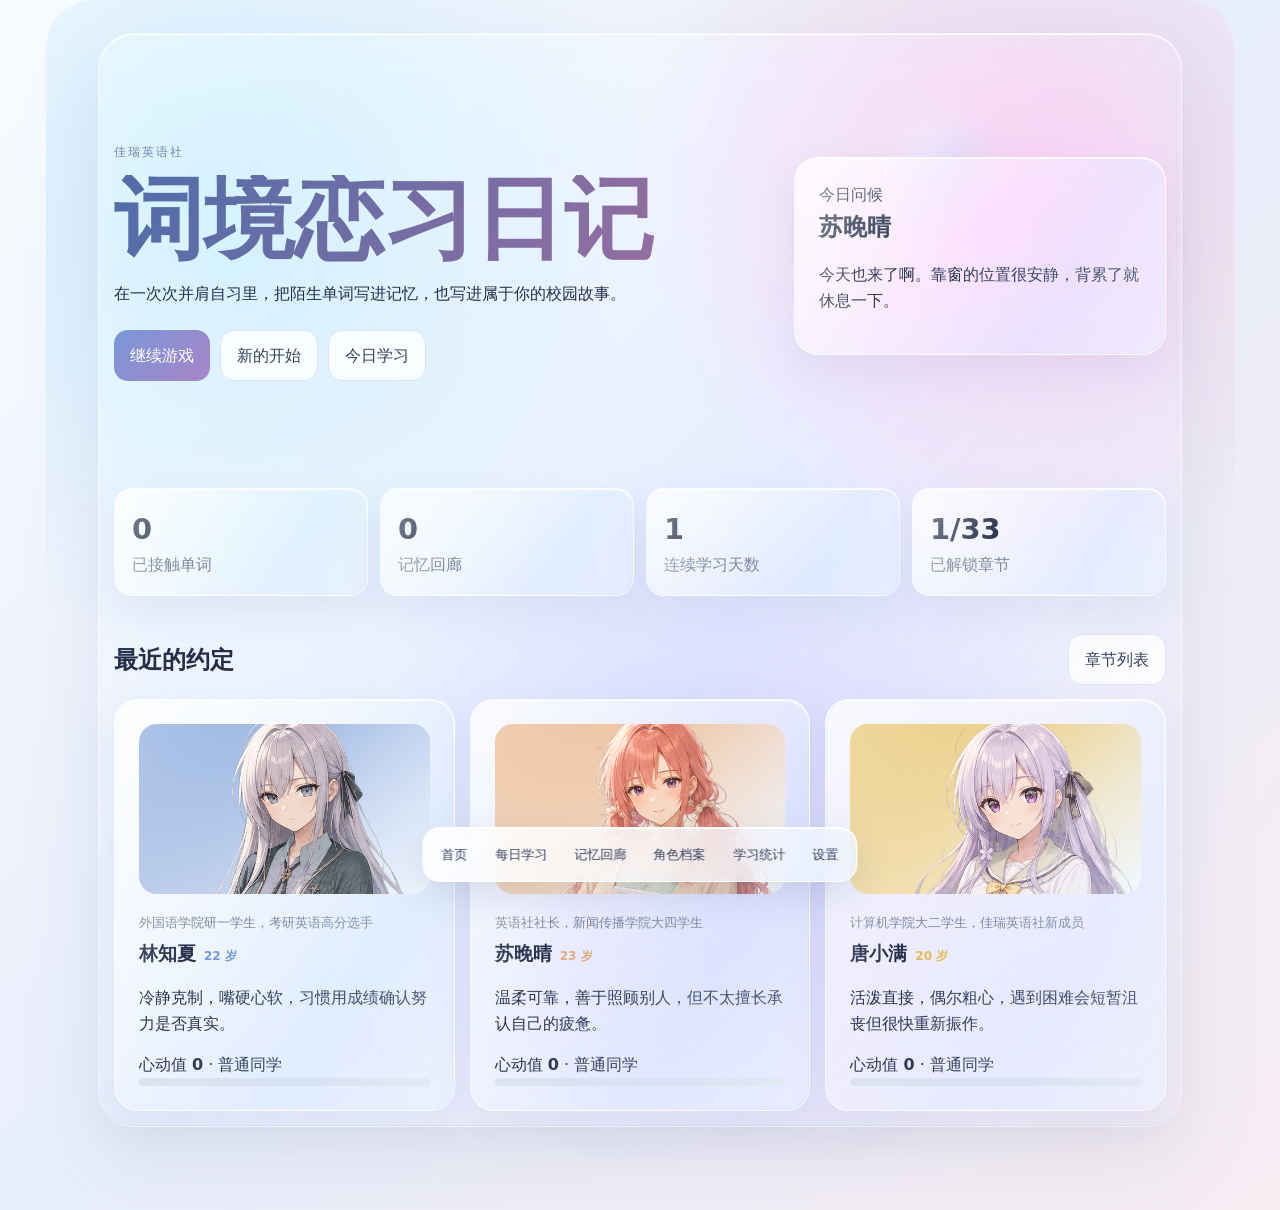
<file: index.html>
<!doctype html>
<html lang="zh-CN">
<head>
  <meta charset="UTF-8">
  <meta name="viewport" content="width=device-width, initial-scale=1.0">
  <meta name="theme-color" content="#e8eefb">
  <title>词境恋习日记</title>
  <link rel="stylesheet" href="styles/app.css?v=25">
</head>
<body>
  <div id="app"></div>
  <script src="data/generated-data.js?v=6"></script>
  <script src="data/avalanche-words.js?v=1"></script>
  <script src="src/app.js?v=26"></script>
</body>
</html>
</file>
<file: styles/app.css>
﻿:root{font-family:"Microsoft YaHei","PingFang SC",system-ui,sans-serif;color:#24304a;background:#edf2fb;line-height:1.6}
*{box-sizing:border-box}
body{margin:0;min-height:100vh;background:linear-gradient(135deg,#f8fbff,#e8eefb 50%,#f7ecf2)}
button,select,input{font:inherit}
button{cursor:pointer;border:1px solid #dce4f2;background:#ffffffcc;color:#35415d;padding:.72rem 1rem;border-radius:14px;transition:.2s}
button:hover{transform:translateY(-2px);box-shadow:0 8px 20px #7b8ba522}
.primary{background:linear-gradient(135deg,#7897d8,#a885c7);color:#fff;border:0}
.danger{color:#b94c61}
.shell{max-width:1100px;margin:auto;padding:5vh 20px 95px}
.hero{min-height:46vh;display:grid;grid-template-columns:1.4fr .8fr;gap:30px;align-items:center}
.home-glass{position:relative;isolation:isolate;padding:4px}
.home-glass:before{content:"";position:absolute;z-index:-2;inset:-5vh -5vw;border-radius:48px;background:radial-gradient(circle at 14% 18%,#b9e5ff99,transparent 31%),radial-gradient(circle at 82% 16%,#f7badb8c,transparent 28%),radial-gradient(circle at 58% 72%,#b8b4ff70,transparent 34%)}
.home-glass:after{content:"";position:absolute;z-index:-1;inset:-12px;border:1px solid #ffffff88;border-radius:36px;background:linear-gradient(135deg,#ffffff4f,#ffffff16 48%,#d9e6ff30);box-shadow:inset 0 1px 0 #fff,inset 0 -1px 0 #bed0f155,0 30px 80px #7184aa20;backdrop-filter:blur(22px) saturate(145%);-webkit-backdrop-filter:blur(22px) saturate(145%)}
.glass-orb{position:absolute;z-index:-1;border-radius:50%;filter:blur(1px);opacity:.75;box-shadow:inset 12px 14px 24px #ffffffaa,inset -10px -12px 22px #7897c955,0 15px 30px #778bad28}
.orb-one{right:18%;top:7%;width:78px;height:78px;background:linear-gradient(145deg,#fefeffcc,#a5c8ff85)}
.orb-two{left:46%;bottom:20%;width:42px;height:42px;background:linear-gradient(145deg,#fff8ffcc,#efb6dc88)}
.eyebrow{font-size:.76rem;letter-spacing:.16em;color:#7382a4}
.hero h1,header h1,.result h1{font-size:clamp(2.5rem,7vw,5.8rem);line-height:1;margin:.25rem 0;background:linear-gradient(120deg,#506da9,#a06e9f);background-clip:text;color:transparent}
.hero-card,.panel,.character-card,.dialogue,.choice section,.challenge,.result,.word-list article{background:#ffffffb8;border:1px solid #ffffffcc;backdrop-filter:blur(18px);-webkit-backdrop-filter:blur(18px);box-shadow:0 18px 45px #8391b21e;border-radius:24px;padding:24px}
.home-glass .hero-card,.home-glass .dashboard article,.home-glass .character-card{position:relative;border:1px solid #ffffffb5;background:linear-gradient(135deg,#ffffff9e,#ffffff52 55%,#dae9ff62);box-shadow:inset 0 1px 0 #fff,0 16px 40px #7e90b322;backdrop-filter:blur(22px) saturate(145%);-webkit-backdrop-filter:blur(22px) saturate(145%)}
.home-glass .hero-card:before,.home-glass .dashboard article:before,.home-glass .character-card:before{content:"";position:absolute;inset:1px;border-radius:inherit;pointer-events:none;background:linear-gradient(120deg,#ffffff80,transparent 38%,#bddbff30 70%,#ffffff40)}
.hero-card strong{display:block;font-size:1.5rem}
.actions{display:flex;gap:10px;flex-wrap:wrap;margin-top:24px}
.dashboard{display:grid;grid-template-columns:repeat(4,1fr);gap:12px;margin:25px 0}
.dashboard article{background:#ffffffa6;padding:17px;border-radius:18px}
.dashboard b{display:block;font-size:1.8rem}
.dashboard span,.character-card small,.word-list small{color:#7b859c}
.section-title,.story-top{display:flex;justify-content:space-between;align-items:center}
.cards{display:grid;grid-template-columns:repeat(3,1fr);gap:15px}
.character-card{position:relative;overflow:hidden}
.portrait{height:170px;border-radius:18px;background:linear-gradient(140deg,var(--accent),#fff);overflow:hidden;margin-bottom:15px}
.portrait img{width:100%;height:100%;object-fit:cover;object-position:center 16%}
.portrait span,.sprite div{font-size:4rem;color:#ffffffc7}
.character-card h3{margin:.3rem 0}
.character-card em{font-size:.75rem;font-style:normal;margin-left:8px;color:var(--accent)}
.meter{height:8px;border-radius:8px;background:#dde4ef;overflow:hidden}
.meter i{display:block;height:100%;background:linear-gradient(90deg,#87a3dc,#e89baa)}
.meta{font-size:.85rem}
.mystery-archive{margin-top:28px}
.mystery-badge{padding:5px 12px;border:1px solid #e7c65d88;border-radius:999px;background:#fff5c9;color:#8a6821;font-size:.78rem}
.banana-profile{display:grid;grid-template-columns:190px 1fr;gap:20px;padding:20px;border:1px solid #f2d979aa;border-radius:24px;background:linear-gradient(135deg,#fff9e2e8,#ffffffc4 56%,#eee5ffcc);box-shadow:0 18px 45px #8a795b24}
.banana-profile-image{height:170px;overflow:hidden;border-radius:18px;background:#17131b}
.banana-profile-image img{width:100%;height:100%;object-fit:cover}
.banana-profile small{color:#9a7730}
.banana-profile h3{margin:.3rem 0;font-size:1.45rem}
.banana-profile em{margin-left:8px;color:#9a7730;font-size:.76rem;font-style:normal}
.banana-meter i{background:linear-gradient(90deg,#f1ca4f,#ee8457)}
.special-memory{margin-top:32px;padding:24px;border:1px solid #ffffffcc;border-radius:28px;background:linear-gradient(135deg,#ffffffb8,#f3f0ff9c);box-shadow:0 18px 45px #8391b21e}
.special-memory h2{margin:.1rem 0}
.event-group{margin-top:22px}
.event-group h3{margin:0 0 10px}
.event-group h3 small{margin-left:5px;color:#8c96aa;font-weight:400}
.event-list{display:grid;grid-template-columns:repeat(3,1fr);gap:10px}
.event-card{display:grid;gap:4px;min-height:126px;padding:15px;text-align:left;border:1px solid #ffffffdd;border-radius:17px;background:#ffffffa8}
.event-card span,.event-card small{color:#7c879c;font-size:.82rem}
.event-card.unlocked{background:linear-gradient(135deg,#ffffffdd,#f1eaffcc);box-shadow:0 10px 24px #8291af18}
.locked-event{opacity:.62;filter:grayscale(.25)}
.event-unlock{margin:18px 0;padding:17px;border:1px solid #e7cbff;border-radius:18px;background:linear-gradient(135deg,#fff,#f3e9ff)}
.event-unlock h2{margin:.2rem 0;color:#7d629c}
.special-story .dialogue{border-color:#eadfff}
.chapter-grid,.word-list{display:grid;grid-template-columns:repeat(3,1fr);gap:12px}
.chapter{text-align:left;display:grid;gap:3px}
.chapter b{color:#91a2c7}
.locked{opacity:.45}
.story,.choice,.interaction{height:100vh;padding:20px;background-size:cover;background-position:center;position:relative;overflow:hidden}
.story:before,.choice:before,.interaction:before{content:"";position:absolute;inset:0;background:linear-gradient(#879fd622,#20325566)}
.story-top{position:relative;z-index:2;color:#fff}
.sprite{position:absolute;right:8%;bottom:15%;width:min(34vw,380px);height:min(74vh,700px);overflow:hidden;filter:drop-shadow(0 18px 22px #26375b33)}
.sprite img{width:100%;height:100%;object-fit:contain;object-position:center bottom}
.sprite span{position:absolute;right:12px;bottom:10px;color:#fff;background:#27334b88;border-radius:999px;padding:2px 10px;font-size:.72rem}
.sprite img{transition:transform .35s ease,filter .35s ease}
.sprite.lin{--accent:#7197d6}
.sprite.su{--accent:#e6a978}
.sprite.tang{--accent:#e3ba55}
.dialogue{position:absolute;z-index:3;bottom:4vh;left:7%;right:7%;min-height:150px}
.dialogue b{color:#6b78a0}
.dialogue small{position:absolute;right:18px;bottom:12px;color:#9aa3b4}
.choice{display:grid;place-items:center}
.choice section{position:relative;width:min(580px,95%);display:grid;gap:12px}
.choice button{text-align:left}
.challenge,.result{max-width:720px;margin:10vh auto}
.challenge h2{min-height:90px}
.interaction-top{position:relative;z-index:2;display:flex;justify-content:space-between;color:#fff;padding:4px 8px;text-shadow:0 2px 12px #253556}
.interaction-box{position:absolute;z-index:3;left:6%;bottom:4vh;width:min(760px,63vw);max-height:84vh;overflow:auto;padding:24px;background:#ffffffe6;border:1px solid #ffffffdd;border-radius:24px;box-shadow:0 18px 45px #27355038;backdrop-filter:blur(16px)}
.interaction-box h2{margin:.35rem 0 16px;font-size:1.2rem;font-weight:500;line-height:1.8}
.speaker{margin:0;color:#7a6ca0;font-weight:700}
.interaction-sprite{right:5%;bottom:0;height:86vh;width:min(38vw,460px)}
.options{display:grid;gap:10px}
.options button{text-align:left}
.right,.wrong{margin-top:18px;padding:16px;border-radius:16px}
.right{background:#e2f6ed}
.wrong{background:#fde8eb}
.right button,.wrong button{display:block;margin-top:12px}
.word-note{display:grid;gap:3px;margin-top:12px;padding:12px 14px;border-radius:14px;background:#ffffffa8}
.word-note b{font-size:1.25rem;color:#586ea3}
.word-note small{color:#7c879c}
.heartbeat{color:#c66c82;font-size:.9rem;font-weight:700}
.floating-hearts{position:absolute;z-index:4;top:2%;left:50%;width:150px;height:110px;pointer-events:none;transform:translateX(-50%)}
.floating-hearts i{position:absolute;color:#f06b83;font-size:2rem;font-style:normal;text-shadow:0 4px 12px #c4486b55;animation:heart-pop 1.1s ease-in-out infinite}
.floating-hearts i:nth-child(1){left:12px;top:42px;animation-delay:.05s}
.floating-hearts i:nth-child(2){left:60px;top:8px;font-size:2.6rem;animation-delay:.2s}
.floating-hearts i:nth-child(3){right:8px;top:48px;font-size:1.7rem;animation-delay:.38s}
@keyframes heart-pop{0%,100%{transform:translateY(6px) scale(.86);opacity:.72}50%{transform:translateY(-8px) scale(1.12);opacity:1}}
.settings{display:grid;gap:18px;max-width:650px}
.settings label{display:grid;gap:7px}
.empty{padding:40px;text-align:center;color:#7b859c}
nav{position:fixed;z-index:9;left:50%;bottom:18px;transform:translateX(-50%);display:flex;gap:5px;padding:7px;background:linear-gradient(135deg,#ffffffe8,#ecf4ffb8);border:1px solid #ffffffef;border-radius:18px;backdrop-filter:blur(20px) saturate(150%);-webkit-backdrop-filter:blur(20px) saturate(150%);box-shadow:inset 0 1px 0 #fff,0 12px 35px #60708b30}
nav button{padding:.55rem .7rem;border:0;background:transparent;font-size:.82rem}
#toast{position:fixed;z-index:20;left:50%;top:20px;transform:translate(-50%,-20px);opacity:0;transition:.2s;background:#34415dcc;color:#fff;padding:8px 16px;border-radius:20px}
#toast.show{opacity:1;transform:translate(-50%,0)}
body[data-theme=dark]{filter:invert(.87) hue-rotate(175deg);background:#162038}
body[data-theme=dark] .story,body[data-theme=dark] .choice{filter:invert(1) hue-rotate(185deg)}
.bg-gate{background-image:url("../assets/backgrounds/gate.jpg"),linear-gradient(#b8d2ed,#f0c9c9)}
.bg-library{background-image:url("../assets/backgrounds/library.jpg"),linear-gradient(120deg,#a88369,#dfc4a2)}
.bg-study{background-image:url("../assets/backgrounds/study.jpg"),linear-gradient(120deg,#8aa2bd,#efd8bb)}
.bg-club{background-image:url("../assets/backgrounds/club.jpg"),linear-gradient(120deg,#e6bd9a,#9db7cc)}
.bg-cafe{background-image:url("../assets/backgrounds/cafe.jpg"),linear-gradient(120deg,#b0806d,#ead0b4)}
.bg-field{background-image:url("../assets/backgrounds/field.jpg"),linear-gradient(#f6ad7b,#7d8eb8)}
.bg-rain{background-image:url("../assets/backgrounds/rain.jpg"),linear-gradient(#7694aa,#b5bdc5)}
.bg-night{background-image:url("../assets/backgrounds/night.jpg"),linear-gradient(#26375b,#705b86)}
.bg-exam{background-image:url("../assets/backgrounds/exam.jpg"),linear-gradient(#d7d9d4,#afbdc9)}
.bg-ending{background-image:url("../assets/backgrounds/ending.jpg"),linear-gradient(#f3b7be,#c0c8ef)}
.banana-event,.banana-takeover{position:fixed;z-index:30;inset:0;display:grid;place-items:center;padding:20px;background:radial-gradient(circle,#453055,#14111d 70%);color:#fff}
.banana-card{width:min(620px,94vw);padding:22px;text-align:center;border:1px solid #ffffff55;border-radius:24px;background:#201827e8;box-shadow:0 24px 80px #0008}
.banana-card img{width:190px;height:150px;object-fit:cover;border-radius:20px;box-shadow:0 12px 30px #0008}
.banana-card h1,.banana-takeover h1{margin:.3rem 0;font-size:clamp(2rem,6vw,4rem);color:#ffd85c}
.banana-card .options{margin:18px 0}
.banana-takeover{padding:0;overflow:hidden;text-align:center;background:#08070b}
.banana-takeover img{position:absolute;inset:0;width:100%;height:100%;object-fit:cover;filter:saturate(1.2) contrast(1.1);opacity:.92}
.banana-takeover div{position:relative;z-index:2;max-width:680px;padding:24px;border-radius:22px;background:#130f18cc;box-shadow:0 18px 60px #0009}
.banana-takeover b{display:block;font-size:5rem;color:#ffd85c}
.banana-confession img{animation:banana-pulse .72s ease-in-out infinite alternate}
@keyframes banana-pulse{from{transform:scale(1)}to{transform:scale(1.08)}}
.avalanche-profile{margin-top:14px;border-color:#94d8f0aa;background:linear-gradient(135deg,#eafaff,#ffffffc4 56%,#dfe8ffcc)}
.avalanche-profile small,.avalanche-profile em{color:#28759a}
.avalanche-archive{margin-top:30px;padding:18px;border:1px solid #bdeeff;border-radius:26px;background:linear-gradient(135deg,#ecfbffcc,#eef2ffbb);box-shadow:0 16px 38px #6eacc526}
.avalanche-badge{border-color:#8bd5f088;background:#e5faff;color:#28759a}
.avalanche-meter i{background:linear-gradient(90deg,#69d7ea,#4ab35d)}
.avalanche-intro,.avalanche-result{position:fixed;z-index:32;inset:0;display:grid;place-items:center;overflow:hidden;padding:20px;text-align:center;color:#fff;background:linear-gradient(#56c7f2,#b8edff 63%,#78bd4e 64%)}
.falling-teacher{position:absolute;top:7%;width:min(270px,52vw);animation:teacher-drop .8s cubic-bezier(.2,.9,.35,1.2)}
.falling-teacher img,.avalanche-result img{width:100%;border:7px solid #fff;border-radius:50%;box-shadow:0 12px 0 #27749b,0 18px 28px #18506d66}
.avalanche-intro-copy,.avalanche-result div{position:relative;z-index:2;width:min(650px,94vw);padding:22px;border:4px solid #fff;border-radius:24px;background:#14577ce6;box-shadow:0 10px 0 #093954}
.avalanche-intro-copy h1,.avalanche-result h1{margin:.3rem 0;color:#fff05e;text-shadow:3px 3px #9e5324}
@keyframes teacher-drop{from{transform:translateY(-150vh) rotate(-16deg)}to{transform:translateY(0) rotate(0)}}
.avalanche-race{position:fixed;z-index:32;inset:0;overflow:auto;padding:14px;background:#79d6fa;color:#183a5a;font-family:"Microsoft YaHei",sans-serif}
.race-hud{display:flex;justify-content:space-between;gap:10px;padding:10px 14px;border:3px solid #fff;border-radius:14px;background:#ffffffd8;box-shadow:0 5px 0 #3f9cca}
.pixel-track{position:relative;height:52vh;min-height:300px;margin:13px 0;overflow:hidden;border:4px solid #fff;border-radius:18px;background:linear-gradient(#65cbf6 0 68%,#a0d85b 68% 77%,#bf7c3b 77%);box-shadow:0 6px 0 #3185a9}
.pixel-ground{position:absolute;right:0;bottom:0;left:0;height:23%;background:repeating-linear-gradient(90deg,#c67c3b 0 34px,#e2a151 34px 38px),repeating-linear-gradient(#ca813d 0 26px,#8b542e 26px 30px)}
.pixel-cloud{position:absolute;width:82px;height:30px;border-radius:22px;background:#fff;box-shadow:20px -16px #fff,45px 0 #fff}
.cloud-a{top:17%;left:14%}.cloud-b{top:28%;right:19%;transform:scale(.8)}
.track-finish{position:absolute;z-index:2;right:3%;bottom:23%;height:58%;padding:7px 4px;background:repeating-linear-gradient(#fff 0 12px,#222 12px 24px);color:#d83b39;font-weight:800;writing-mode:vertical-rl}
.runner{position:absolute;z-index:5;display:grid;justify-items:center;bottom:25%;width:82px;transition:left .28s ease}
.runner b{padding:2px 6px;border-radius:7px;background:#fff;color:#243c58;font-size:.72rem;white-space:nowrap}
.runner img,.student-avatar{width:68px;height:68px;border:4px solid #fff;border-radius:50%;object-fit:cover;box-shadow:0 5px 0 #39667a}
.teacher-runner{bottom:45%}.player-runner{bottom:25%}
.runner-speech{position:absolute;display:none;right:-76px;top:-42px;width:150px;padding:5px;border:2px solid #805327;border-radius:9px;background:#fff4a6;color:#68411f;font-size:.7rem;font-weight:700}
.runner-speech.show{display:block}
.student-avatar{position:relative;overflow:hidden;background:#f7caa4}
.student-avatar:before{content:"";position:absolute;top:-7px;left:9px;width:50px;height:29px;border-radius:55% 58% 34% 40%;background:#273e62}
.student-avatar i,.student-avatar span{position:absolute;bottom:0;width:100%;height:35px;background:#fff}
.student-avatar span{left:18px;bottom:20px;width:32px;height:10px;border-radius:8px;background:#4a72ae}
.race-question{padding:14px;border:4px solid #fff;border-radius:18px;background:#ffffffed;box-shadow:0 6px 0 #3f9cca}
.race-question p{margin:0 0 9px;font-size:1.1rem}
.race-question .options{grid-template-columns:repeat(2,1fr)}
.avalanche-result img{width:160px}
.sprite-gift{background:radial-gradient(circle at 50% 30%,#c9fbff,#65d5ec 58%,#47ae70)}
.sprite-bottle{position:relative;display:grid;justify-items:center;gap:3px;width:150px;margin:15px auto;padding:12px;border:3px solid #fff;border-radius:18px;background:#e8ffffd9;color:#1b8063;box-shadow:0 7px 0 #277e6b}
.sprite-bottle i{display:block;width:48px;height:112px;border:4px solid #e9ffff;border-radius:14px 14px 18px 18px;background:linear-gradient(100deg,#57db8a,#159e59 60%,#0b7748);box-shadow:inset 8px 0 #ffffff55,0 0 20px #b8ffff}
.sprite-bottle i:before{content:"";display:block;width:28px;height:14px;margin:-14px auto 0;border-radius:5px 5px 0 0;background:#2f8c64}
.sprite-bottle i:after{content:"雪碧";display:block;margin-top:35px;color:#fff;font-weight:800;transform:rotate(-12deg)}
.sprite-bottle span{font-size:.76rem}
.jie-archive{margin-top:30px;padding:18px;border:1px solid #d9b5ff;border-radius:26px;background:linear-gradient(135deg,#f8eeffdd,#e7e4ffcc);box-shadow:0 16px 38px #785ca526}
.jie-profile{border-color:#c99be9aa;background:linear-gradient(135deg,#f8edff,#ffffffc4 56%,#e5d7ffcc)}
.jie-profile small,.jie-profile em{color:#7d4c9c}
.jie-badge{border-color:#cda4ec88;background:#f7e9ff;color:#7d4c9c}
.jie-space{position:fixed;z-index:34;inset:0;display:grid;place-items:center;overflow:auto;padding:20px;color:#fff;background:radial-gradient(circle at center,#5d2882,#211535 52%,#090612)}
.jie-space:before,.jie-space:after{content:"";position:absolute;width:72vmax;height:72vmax;border:3px solid #b969ff66;border-radius:50%;animation:portal-spin 10s linear infinite}
.jie-space:after{width:45vmax;height:45vmax;border-color:#7cdfff55;animation-direction:reverse;animation-duration:7s}
.jie-portal{position:absolute;width:28vmax;height:28vmax;border-radius:50%;background:radial-gradient(circle,#a7e9ff77,#b15cff44 40%,transparent 68%);filter:blur(8px)}
.jie-card{position:relative;z-index:2;width:min(660px,94vw);padding:22px;text-align:center;border:2px solid #e5c6ffcc;border-radius:24px;background:#1e102fe8;box-shadow:0 24px 90px #0009}
.jie-card img{width:190px;height:145px;object-fit:cover;border:4px solid #ffffffdd;border-radius:18px;box-shadow:0 12px 28px #0008}
.jie-card h1{margin:.35rem 0;color:#fff080;font-size:clamp(2rem,7vw,4.8rem);line-height:1.08;text-shadow:3px 3px #6e387c}
.jie-card .options{margin-top:16px}
.jie-result .jie-card h1{font-size:clamp(1.8rem,5vw,3.5rem)}
@keyframes portal-spin{from{transform:rotate(0) scale(.84)}to{transform:rotate(360deg) scale(1.08)}}
.burger-archive{margin-top:30px;padding:18px;border:1px solid #ffc473;border-radius:26px;background:linear-gradient(135deg,#fff5dedd,#ffe9c7cc);box-shadow:0 16px 38px #a8794b26}
.burger-badge{border-color:#eda45388;background:#fff2d1;color:#9b5a20}
.burger-profiles{display:grid;grid-template-columns:repeat(2,1fr);gap:12px}
.burger-profile{padding:14px;text-align:center;border:1px solid #ffffffcc;border-radius:18px;background:#ffffff99}
.burger-profile img{width:100%;height:180px;border-radius:14px;object-fit:cover}
.burger-profile h3{margin:.45rem 0 .2rem}
.burger-profile p{margin:0;color:#7d6852;font-size:.86rem}
.burger-arena{position:fixed;z-index:35;inset:0;display:grid;place-items:center;overflow:auto;padding:20px;text-align:center;color:#fff;background:radial-gradient(circle at 50% 20%,#a4513f,#47243f 55%,#170f24)}
.burger-arena>section{width:min(820px,96vw);padding:20px;border:3px solid #ffd885;border-radius:24px;background:#281729e8;box-shadow:0 14px 0 #140b17,0 26px 58px #0008}
.burger-arena h1{margin:.35rem 0;color:#ffe26f;font-size:clamp(2rem,7vw,4.7rem);line-height:1.08;text-shadow:3px 3px #8b3c32}
.burger-teams,.burger-stage,.burger-result-fighters{display:grid;grid-template-columns:1fr auto 1fr;gap:18px;align-items:center}
.burger-teams{grid-template-columns:repeat(2,1fr);margin-top:18px}
.burger-teams button{display:grid;gap:8px;padding:12px;background:#fff1d8;color:#5e3036;font-size:1.2rem;font-weight:800}
.burger-teams img,.burger-fighter img,.burger-result-fighters img{width:100%;height:210px;border:4px solid #fff;border-radius:18px;object-fit:cover}
.burger-fighter,.burger-result-fighters>div{display:grid;gap:5px;justify-items:center;font-size:1.1rem}
.giant-burger{display:grid;width:126px;filter:drop-shadow(0 10px 0 #130b11)}
.giant-burger i{display:block;height:29px;border-radius:24px;background:#efaa3e}
.giant-burger i:nth-child(1){height:42px;border-radius:60px 60px 20px 20px;background:linear-gradient(#ffd169,#e89d35)}
.giant-burger i:nth-child(2){height:20px;background:#4eb845}
.giant-burger i:nth-child(3){height:22px;background:#7d3926}
.giant-burger i:nth-child(4){height:30px;border-radius:10px 10px 25px 25px}
.burger-question{margin-top:15px}
.burger-question>b{display:inline-grid;place-items:center;width:62px;height:62px;border-radius:50%;background:#f0534e;font-size:2.1rem}
.burger-question p{font-size:1.1rem}
.burger-result-fighters .winner img{border-color:#ffe164;box-shadow:0 0 28px #ffe164}
.burger-result-fighters .loser img{border-color:#f15b62;filter:grayscale(.55);box-shadow:0 0 28px #f15b62}
.burger-result-fighters .loser b{padding:2px 8px;border-radius:8px;background:#d9444b}
@media(max-width:760px){.shell{padding-top:20px}
.home-glass{padding:0}
.home-glass:after{inset:-8px;border-radius:28px}
.hero{display:block;min-height:auto}
.hero-card{margin-top:20px}
.dashboard{grid-template-columns:repeat(2,1fr)}
.cards,.chapter-grid{grid-template-columns:1fr}
.character-card{display:grid;grid-template-columns:95px 1fr;gap:12px}
.portrait{height:130px}
.sprite{right:2%;width:240px;height:57vh;bottom:20%}
.dialogue{left:4%;right:4%;bottom:9vh;min-height:170px;padding:18px}
.interaction-box{left:4%;right:4%;bottom:4vh;width:auto;max-height:54vh;padding:18px}
.interaction-box h2{font-size:1rem;line-height:1.7}
.interaction-sprite{right:0;width:265px;height:62vh;bottom:34%}
nav{width:96%;overflow:auto;justify-content:flex-start}
nav button{white-space:nowrap}
.word-list{grid-template-columns:1fr}
.challenge,.result{margin:6vh 12px}
.hero h1{font-size:3.2rem}
.banana-profile{grid-template-columns:1fr;padding:15px}
.banana-profile-image{height:190px}
.special-memory{padding:17px}
.event-list{grid-template-columns:1fr}
.race-hud{display:grid;font-size:.78rem}
.pixel-track{height:42vh;min-height:280px}
.runner{width:62px}.runner img,.student-avatar{width:56px;height:56px}
.runner-speech{right:-48px;width:115px;font-size:.62rem}
.race-question .options{grid-template-columns:1fr;gap:6px}
.burger-profile img{height:120px}
.burger-stage,.burger-result-fighters{gap:7px}
.burger-teams img,.burger-fighter img,.burger-result-fighters img{height:130px}
.giant-burger{width:78px}.giant-burger i{height:18px}.giant-burger i:nth-child(1){height:27px}.giant-burger i:nth-child(2){height:13px}.giant-burger i:nth-child(3){height:14px}.giant-burger i:nth-child(4){height:19px}
}
</file>
